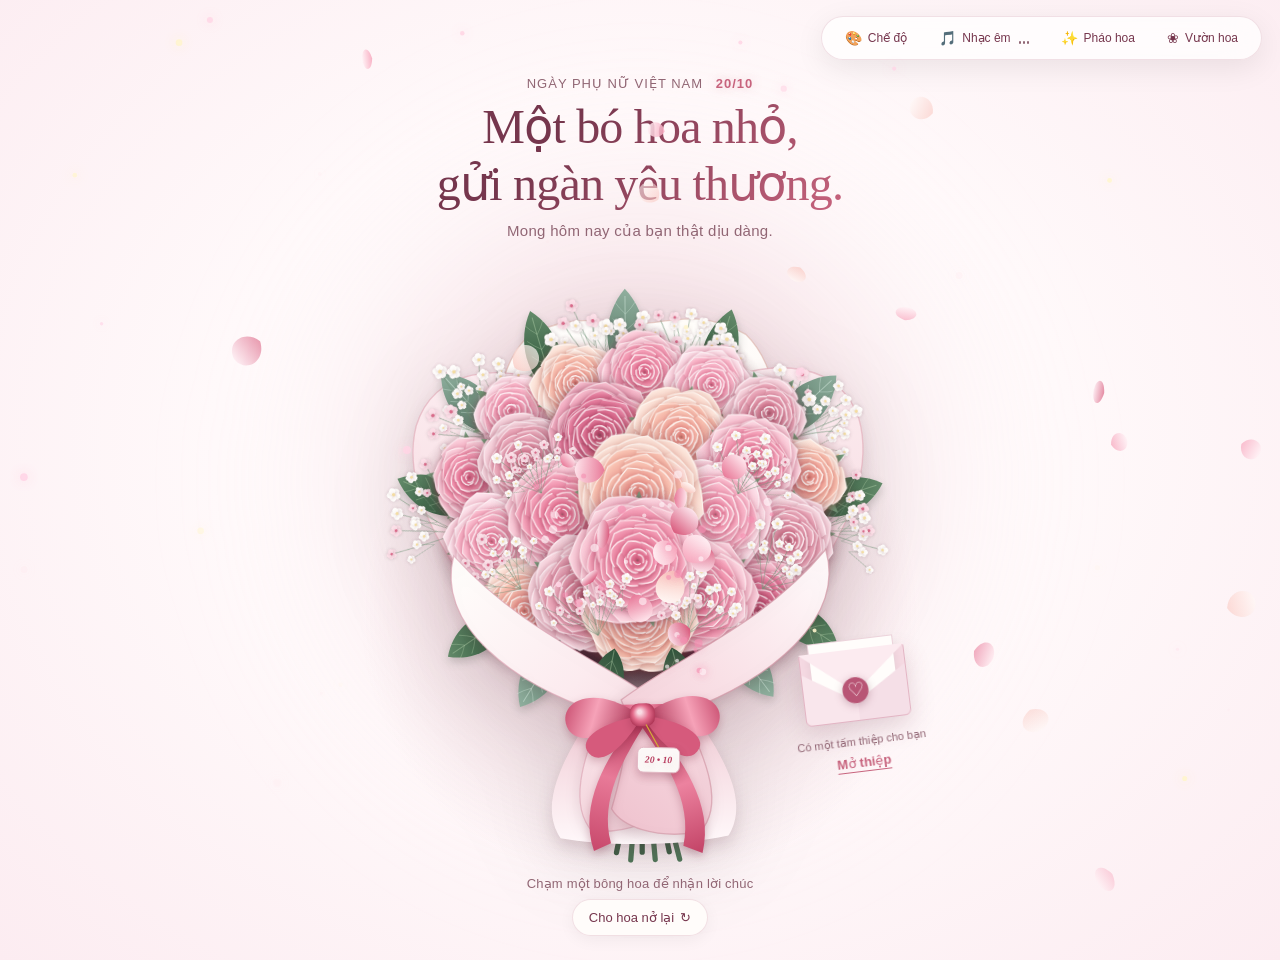
<file: index.html>
<!DOCTYPE html>
<html lang="vi">
<head>
  <meta charset="UTF-8">
  <meta name="viewport" content="width=device-width, initial-scale=1.0">
  <meta name="theme-color" content="#fff8fa">
  <meta name="description" content="Một bó hoa và tấm thiệp nhỏ, gửi những lời chúc dịu dàng nhân ngày Phụ nữ Việt Nam 20/10.">
  <title>Một bó hoa dành tặng bạn · 20/10</title>
  <link rel="preconnect" href="https://fonts.googleapis.com">
  <link rel="preconnect" href="https://fonts.gstatic.com" crossorigin>
  <link href="https://fonts.googleapis.com/css2?family=Dancing+Script:wght@600;700&family=Outfit:wght@400;500;600;700&family=Playfair+Display:ital,wght@0,500;0,600;1,400&display=swap" rel="stylesheet">
  <link rel="stylesheet" href="./style.css">
  <script src="./script.js" defer></script>
  <script src="./card.js" defer></script>
  <script src="./tech-effects.js" defer></script>
</head>
<body>
  <main>
    <a class="garden-link" href="./garden.html">Ngắm vườn hoa <span aria-hidden="true">❀</span></a>
    <canvas id="ambientPetalsCanvas" aria-hidden="true"></canvas>
    <header class="greeting">
      <p class="occasion">Ngày Phụ nữ Việt Nam <span>20/10</span></p>
      <h1>Một bó hoa nhỏ,<br>gửi ngàn yêu thương.</h1>
      <p class="greeting-caption">Mong hôm nay của bạn thật dịu dàng.</p>
    </header>

    <div class="gift-layout">
      <section class="scene-column" aria-label="Hoa và những lời chúc 20/10">


        <div class="gift-visuals">
          <div class="bouquet-composition">
            <div id="bouquetStageWrapper" role="button" tabindex="0"
              aria-label="Bó hoa hồng. Nhấn Enter để nhận lời chúc; dùng phím mũi tên để chọn bông hoa."
              aria-describedby="bouquetHint">
              <canvas id="bouquetCanvas" aria-hidden="true"></canvas>
            </div>
            <button class="envelope-button" id="openCard" type="button" aria-haspopup="dialog" aria-controls="greetingCard" aria-expanded="false" hidden>
              <span class="envelope" aria-hidden="true"><span class="envelope-letter">Gửi bạn</span><span class="envelope-seal">♡</span></span>
              <span class="envelope-caption">Có một tấm thiệp cho bạn</span>
              <span class="envelope-action">Mở thiệp</span>
            </button>
          </div>

        </div>

        <footer class="scene-footer">
          <p id="bouquetHint" class="bouquet-hint">Chạm một bông hoa để nhận lời chúc</p>
          <p id="roseWish" class="rose-wish" role="status" aria-live="polite" aria-atomic="true"></p>
          <button class="text-button" id="replayBloom" type="button">Cho hoa nở lại <span aria-hidden="true">↻</span></button>
        </footer>
      </section>

      <dialog id="greetingCard" class="card-dialog" aria-labelledby="cardTitle">
        <div class="letter-paper">
          <button class="close-button" id="closeCard" type="button" aria-label="Đóng thiệp">×</button>
          <div id="cardReading">
            <div class="letter-date" aria-label="Ngày 20 tháng 10"><span>20</span><span class="date-stem" aria-hidden="true"></span><span>10</span></div>
            <p class="letter-recipient">Gửi <span id="cardRecipient">bạn</span>,</p>
            <h2 id="cardTitle">Chúc bạn một ngày<br>thật nhiều yêu thương.</h2>
            <div class="letter-flower" aria-hidden="true">❀</div>
            <p id="cardMessage" class="letter-message"></p>
            <div class="letter-signoff"><p>Với thật nhiều thương mến,</p><p id="cardSender" class="letter-signature"></p></div>
            <div class="letter-fold" aria-hidden="true"></div>
            <div class="letter-actions"><button id="editCard" class="text-button" type="button">Viết lời chúc riêng <span aria-hidden="true">✎</span></button></div>
          </div>
          <form id="cardEditor" hidden>
            <p class="editor-intro">Một tấm thiệp mang lời của bạn.</p>
            <h2 id="editorTitle" class="editor-title">Viết chút yêu thương</h2>
            <label for="recipientInput">Gửi đến</label>
            <input id="recipientInput" name="recipient" maxlength="60" required autocomplete="off">
            <label for="messageInput">Lời chúc 20/10</label>
            <textarea id="messageInput" name="message" rows="7" maxlength="1500" required></textarea>
            <label for="senderInput">Người gửi</label>
            <input id="senderInput" name="sender" maxlength="60" required autocomplete="off">
            <p class="editor-hint">Lời chúc được lưu trên trình duyệt này.</p>
            <div class="editor-actions"><button class="primary-button" type="submit">Lưu lời chúc</button><button class="text-button" id="cancelEdit" type="button">Hủy</button></div>
          </form>
          <p id="cardStatus" class="card-status" role="status" aria-live="polite"></p>
        </div>
      </dialog>
    </div>
    <noscript><p class="noscript-message">Bật JavaScript để ngắm hoa nở và mở thiệp 20/10 nhé.</p></noscript>
  </main>
</body>
</html>
</file>
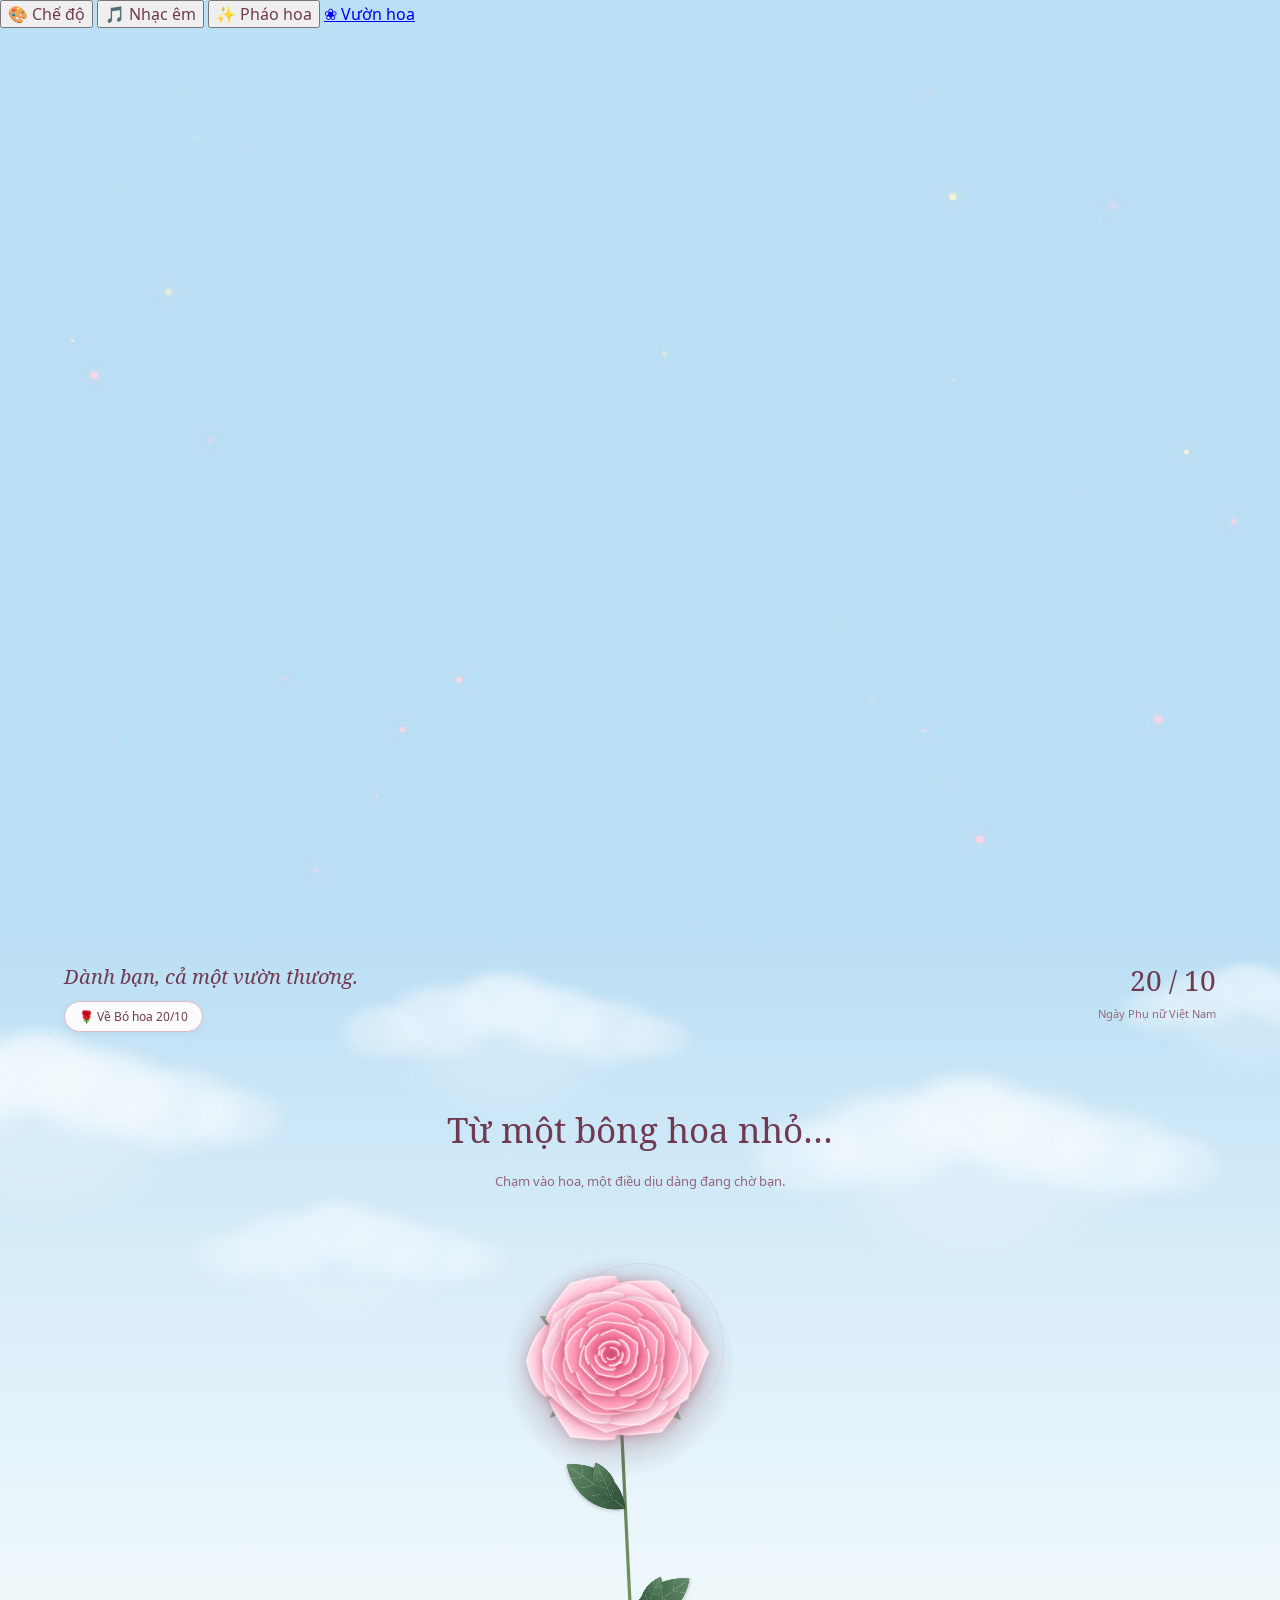
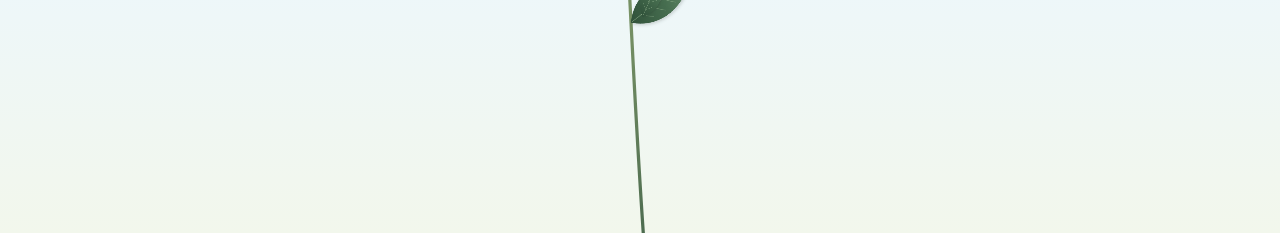
<file: garden.html>
<!DOCTYPE html>
<html lang="vi">

<head>
  <meta charset="UTF-8">
  <meta name="viewport" content="width=device-width, initial-scale=1.0">
  <meta name="theme-color" content="#bbdff5">
  <meta name="description" content="Chạm một bông hoa, đánh thức cả khu vườn và nhận một lời chúc dịu dàng ngày 20/10.">
  <title>Cả một vườn thương · 20/10</title>
  <link rel="preload" href="./assets/fonts/noto-serif-regular.woff2" as="font" type="font/woff2" crossorigin>
  <link rel="preload" href="./assets/fonts/noto-sans-regular.woff2" as="font" type="font/woff2" crossorigin>
  <style>
    @font-face {
      font-family: "Noto Serif";
      src: url("./assets/fonts/noto-serif-regular.woff2") format("woff2");
      font-style: normal;
      font-weight: 400;
      font-display: swap;
    }

    @font-face {
      font-family: "Noto Serif";
      src: url("./assets/fonts/noto-serif-italic.woff2") format("woff2");
      font-style: italic;
      font-weight: 400;
      font-display: swap;
    }

    @font-face {
      font-family: "Noto Sans";
      src: url("./assets/fonts/noto-sans-regular.woff2") format("woff2");
      font-style: normal;
      font-weight: 400;
      font-display: swap;
    }

    :root {
      color-scheme: light;
      --sky: #bbdff5;
      --ink: #703a50;
      --muted: #936779;
      --rose: #c66388;
      --leaf: #6c8b71;
      --paper: #fffdfc;
      --font-letter: "Noto Serif", serif;
      font-family: "Noto Sans", sans-serif;
      color: var(--ink);
      font-synthesis: none;
    }

    * {
      box-sizing: border-box;
    }

    [hidden] {
      display: none !important;
    }

    html,
    body {
      margin: 0;
      min-width: 280px;
      min-height: 100%;
    }

    body {
      background: var(--sky);
      -webkit-tap-highlight-color: transparent;
    }

    button {
      font: inherit;
      color: inherit;
      cursor: pointer;
      touch-action: manipulation;
    }

    button:focus-visible,
    input:focus-visible,
    textarea:focus-visible {
      outline: 2px solid var(--ink);
      outline-offset: 4px;
    }

    .garden {
      position: relative;
      min-height: 560px;
      height: 100svh;
      overflow: hidden;
      isolation: isolate;
      background: linear-gradient(180deg, #bbdff5 0%, #d8edf9 37%, #edf7fb 70%, #f2f7ec 100%);
    }

    .garden::after {
      content: "";
      position: absolute;
      inset: 0;
      z-index: -2;
      pointer-events: none;
      background: radial-gradient(ellipse at 50% 110%, #d7e8caaa, transparent 58%);
      opacity: 0;
      transition: opacity 4s;
    }

    .garden.is-growing::after {
      opacity: 1;
    }

    .page-header {
      position: absolute;
      top: max(28px, env(safe-area-inset-top));
      left: clamp(24px, 5vw, 76px);
      right: clamp(24px, 5vw, 76px);
      display: flex;
      align-items: start;
      justify-content: space-between;
      gap: 24px;
      pointer-events: none;
    }

    .dedication {
      margin: 0;
      font: italic 20px/1.6 var(--font-letter);
    }

    .date {
      margin: 0;
      text-align: right;
      font-size: 11px;
      line-height: 1.7;
      color: var(--muted);
    }

    .date span {
      display: block;
      font: 28px/1.4 var(--font-letter);
      color: var(--ink);
      margin-bottom: 5px;
    }

    #flowers {
      position: absolute;
      inset: 0;
      z-index: -1;
      width: 100%;
      height: 100%;
    }

    .flower-button {
      position: absolute;
      left: 50%;
      top: 46%;
      transform: translate(-50%, -50%);
      width: 184px;
      height: 184px;
      border: 0;
      border-radius: 50%;
      background: transparent;
    }

    .flower-button::after {
      content: "";
      position: absolute;
      inset: 8px;
      border: 1px solid #d69ab23b;
      border-radius: 50%;
      transition: transform .5s, border-color .5s;
    }

    .flower-button:hover::after {
      transform: scale(1.13);
      border-color: #c6638888;
    }

    .intro {
      position: absolute;
      left: 24px;
      right: 24px;
      top: 19%;
      text-align: center;
      transition: opacity .65s, transform .65s;
      pointer-events: none;
    }

    h1 {
      margin: 0;
      font: 400 clamp(25px, 3vw, 35px)/1.5 var(--font-letter);
    }

    .intro p {
      margin: 13px 0 0;
      font-size: 13px;
      line-height: 1.7;
      color: var(--muted);
    }

    .is-growing .intro {
      opacity: 0;
      transform: translateY(12px);
    }

    .progress {
      position: absolute;
      bottom: 36px;
      left: 20px;
      right: 20px;
      margin: 0;
      text-align: center;
      font: italic 17px/1.7 var(--font-letter);
      opacity: 0;
      transition: opacity .6s;
      pointer-events: none;
      text-shadow: 0 1px 12px #fff, 0 1px 8px #fff;
    }

    .is-growing:not(.is-ready) .progress {
      opacity: 1;
    }

    .garden-actions {
      position: absolute;
      bottom: max(24px, env(safe-area-inset-bottom));
      left: 0;
      right: 0;
      display: flex;
      justify-content: center;
      flex-wrap: wrap;
      gap: 12px;
      padding: 0 16px;
    }

    .garden-actions button {
      border: 1px solid #dcb9c8;
      background: #fffdfcf2;
      border-radius: 30px;
      padding: 12px 20px;
      font-size: 12px;
      box-shadow: 0 3px 16px #76364d0c;
    }

    .garden-actions button:hover {
      background: #fae7ef;
    }

    dialog {
      width: min(480px, calc(100% - 36px));
      max-height: calc(100svh - 36px);
      padding: 0;
      border: 0;
      overflow: auto;
      background: var(--paper);
      color: var(--ink);
      box-shadow: 0 24px 100px #69394d24, 0 2px 10px #69394d12;
      scrollbar-width: none;
      -ms-overflow-style: none;
    }

    dialog::-webkit-scrollbar {
      display: none;
    }

    dialog::backdrop {
      background: #eaf5fc3d;
      backdrop-filter: blur(3px);
    }

    dialog[open] {
      animation: unfold 1s cubic-bezier(.2, .8, .2, 1) both;
    }

    .letter {
      position: relative;
      padding: 38px 42px 28px;
      text-align: center;
    }

    .letter::before {
      content: "";
      position: absolute;
      inset: 10px;
      border: 1px solid #eed6e1;
      pointer-events: none;
    }

    .close-card {
      position: absolute;
      top: 15px;
      right: 16px;
      width: 34px;
      height: 34px;
      border: 0;
      background: transparent;
      font-size: 25px;
    }

    .letter-date {
      margin: 2px 0 20px;
      font: 24px/1.4 var(--font-letter);
      color: var(--rose);
    }

    .letter-date span {
      display: inline-block;
      width: 1px;
      height: 27px;
      background: #d9aec1;
      transform: rotate(24deg);
      margin: 0 15px -5px;
    }

    .letter-sprig {
      display: block;
      margin: 0 auto 17px;
      width: 75px;
      height: 55px;
    }

    .recipient {
      font: italic 17px/1.7 var(--font-letter);
      margin: 0 0 13px;
    }

    h2 {
      font: 400 clamp(26px, 5vw, 32px)/1.5 var(--font-letter);
      margin: 0 0 24px;
      text-wrap: balance;
    }

    .message {
      font-size: 14px;
      line-height: 1.95;
      margin: 0 0 15px;
      text-wrap: pretty;
    }

    .signature {
      margin: 24px 0;
      font: italic 17px/1.8 var(--font-letter);
    }

    .recipient,
    h2,
    .message,
    .signature {
      overflow-wrap: anywhere;
    }

    h2,
    .message,
    .signature {
      white-space: pre-wrap;
    }

    .letter-actions {
      display: flex;
      flex-wrap: wrap;
      justify-content: center;
      gap: 12px 20px;
    }

    .view-garden {
      position: relative;
      border: 0;
      border-bottom: 1px solid #cba1b2;
      padding: 7px 2px;
      background: transparent;
      font-size: 12px;
    }

    .card-editor {
      text-align: left;
    }

    .card-editor h2 {
      text-align: center;
      margin-bottom: 20px;
      font-size: 25px;
    }

    .card-editor label {
      display: block;
      margin: 16px 0 7px;
      font-size: 13px;
    }

    .card-editor input,
    .card-editor textarea {
      display: block;
      width: 100%;
      min-width: 0;
      padding: 10px 12px;
      border: 1px solid #dcb9c8;
      border-radius: 4px;
      background: #fff9fb;
      color: var(--ink);
      font: 16px/1.6 "Noto Sans", sans-serif;
    }

    .card-editor textarea {
      resize: vertical;
    }

    .editor-hint,
    .card-status {
      color: var(--muted);
      font-size: 12px;
      line-height: 1.7;
    }

    .card-status {
      margin: 0;
    }

    .card-status:not(:empty) {
      margin-top: 16px;
    }

    .editor-actions {
      display: flex;
      align-items: center;
      flex-wrap: wrap;
      gap: 20px;
      margin-top: 20px;
    }

    .save-card {
      border: 1px solid var(--ink);
      border-radius: 24px;
      padding: 11px 18px;
      background: var(--ink);
      color: var(--paper);
      font-size: 13px;
    }

    .noscript {
      position: absolute;
      top: 30%;
      left: 20px;
      right: 20px;
      text-align: center;
      line-height: 1.8;
    }

    @keyframes unfold {
      from {
        opacity: 0;
        transform: translateY(35px) rotate(-2deg) scale(.94);
      }

      to {
        opacity: 1;
        transform: none;
      }
    }

    @media (max-width: 600px) {
      .dedication {
        font-size: 18px;
        max-width: 150px;
      }

      .date {
        max-width: 130px;
        font-size: 10px;
      }

      .date span {
        font-size: 25px;
      }

      .letter {
        padding: 35px 26px 25px;
      }

      .intro {
        top: 18%;
      }

      h1 {
        font-size: clamp(23px, 5.8vw, 28px);
      }
    }

    @media (max-height: 600px) and (min-width: 600px) {
      .garden {
        min-height: 360px;
      }

      .intro {
        top: 38%;
        right: auto;
        width: 30%;
        text-align: left;
      }

      h1 {
        font-size: 24px;
      }

      .intro p {
        margin-top: 6px;
      }

      .page-header {
        top: 20px;
      }
    }

    @media (prefers-reduced-motion: reduce) {

      *,
      *::before,
      *::after {
        animation: none !important;
        transition: none !important;
      }
    }
  </style>
</head>

<body>
  <main class="garden" id="garden">
    <header class="page-header">
      <div>
        <p class="dedication">Dành bạn, cả một vườn thương.</p>
        <a href="./index.html" class="garden-back-btn"
          style="display:inline-flex;align-items:center;gap:6px;margin-top:8px;padding:6px 14px;border-radius:20px;border:1px solid #dcb9c8;background:#fffdfcf0;color:#703a50;font-size:12px;text-decoration:none;pointer-events:auto;box-shadow:0 2px 10px rgba(0,0,0,0.05);transition:all .2s ease;">🌹
          Về Bó hoa 20/10</a>
      </div>
      <p class="date"><span>20 / 10</span>Ngày Phụ nữ Việt Nam</p>
    </header>
    <canvas id="flowers" aria-hidden="true"></canvas>
    <button class="flower-button" id="bloom" type="button" aria-label="Chạm để cả vườn hoa nở"
      aria-describedby="introHint"></button>
    <div class="intro" id="intro">
      <h1>Từ một bông hoa nhỏ…</h1>
      <p id="introHint">Chạm vào hoa, một điều dịu dàng đang chờ bạn.</p>
    </div>
    <p class="progress" id="status" role="status" aria-live="polite" aria-atomic="true"></p>
    <nav class="garden-actions" id="actions" aria-label="Vườn hoa và thiệp" hidden>
      <button id="readCard" type="button" aria-haspopup="dialog" aria-controls="wishCard">Đọc lại thiệp</button>
      <button id="replay" type="button">Cho hoa nở lại</button>
    </nav>
    <dialog id="wishCard" aria-labelledby="cardTitle">
      <article class="letter">
        <button class="close-card" id="closeCard" type="button" aria-label="Đóng thiệp">×</button>
        <p class="letter-date">20<span aria-hidden="true"></span>10</p>
        <svg class="letter-sprig" viewBox="0 0 90 64" fill="none" aria-hidden="true">
          <path d="M45 59 Q41 40 46 21 M44 49 Q25 47 23 35 Q39 33 44 49 M44 40 Q60 39 65 28 Q51 28 44 40"
            stroke="#78947a" stroke-width="1.2" fill="#dfe9d9" />
          <g fill="#ecc1d2" stroke="#c9789a" stroke-width=".6">
            <ellipse cx="39" cy="17" rx="8" ry="12" transform="rotate(-40 39 17)" />
            <ellipse cx="52" cy="17" rx="8" ry="12" transform="rotate(40 52 17)" />
            <ellipse cx="45" cy="15" rx="8" ry="12" />
            <path d="M30 19 Q44 17 45 30 Q33 32 30 19 M60 19 Q46 17 45 30 Q58 32 60 19" />
          </g>
        </svg>
        <div id="cardReading">
          <p class="recipient">Gửi <span id="cardRecipient">bạn thương mến</span>,</p>
          <h2 id="cardTitle">Mong những điều đẹp đẽ<br>luôn nở bên bạn.</h2>
          <div id="cardMessage">
            <p class="message">Một bông hoa có thể làm một ngày thêm đẹp.<br>Còn bạn, làm thế giới này dịu dàng hơn.</p>
            <p class="message">Nhân ngày 20/10, chúc bạn luôn được yêu thương, trân trọng và có thật nhiều niềm vui.
              Mong bạn đủ bình yên để tận hưởng những điều nhỏ bé, đủ tự tin để theo đuổi những điều mình yêu.</p>
            <p class="message">Hôm nay và cả những ngày sau,<br>hãy cứ rạng rỡ theo cách của riêng mình nhé.</p>
          </div>
          <p class="signature" id="cardSignature">Gửi bạn thật nhiều thương mến ♡</p>
          <div class="letter-actions">
            <button class="view-garden" id="viewGarden" type="button" autofocus>Ngắm vườn hoa</button>
            <button class="view-garden" id="editCard" type="button">Viết lời chúc riêng</button>
          </div>
        </div>
        <form class="card-editor" id="cardEditor" hidden>
          <h2 id="editorTitle">Viết chút yêu thương</h2>
          <label for="recipientInput">Gửi đến</label>
          <input id="recipientInput" name="recipient" maxlength="60" required autocomplete="off">
          <label for="titleInput">Tiêu đề thiệp</label>
          <textarea id="titleInput" name="title" rows="2" maxlength="160" required></textarea>
          <label for="messageInput">Lời chúc 20/10</label>
          <textarea id="messageInput" name="message" rows="7" maxlength="3000" required></textarea>
          <label for="signatureInput">Chữ ký</label>
          <input id="signatureInput" name="signature" maxlength="120" required autocomplete="off">
          <p class="editor-hint">Lời chúc được lưu trên trình duyệt này. Cách một dòng để bắt đầu đoạn mới.</p>
          <div class="editor-actions">
            <button class="save-card" type="submit">Lưu lời chúc</button>
            <button class="view-garden" id="cancelEdit" type="button">Hủy</button>
          </div>
        </form>
        <p class="card-status" id="cardStatus" role="status" aria-live="polite"></p>
      </article>
    </dialog>
    <noscript>
      <p class="noscript">Bật JavaScript để chạm vào hoa và mở thiệp nhé.<br>Chúc bạn ngày 20/10 bình an, rạng rỡ và
        tràn đầy yêu thương!</p>
    </noscript>
  </main>
  <script src="./garden-botany.js"></script>
  <script src="./garden-card.js"></script>
  <script src="./tech-effects.js"></script>
  <script>
    (() => {
      'use strict';
      const garden = document.getElementById('garden');
      const canvas = document.getElementById('flowers');
      const ctx = canvas.getContext('2d');
      const bloomButton = document.getElementById('bloom');
      const card = document.getElementById('wishCard');
      const actions = document.getElementById('actions');
      const status = document.getElementById('status');
      const motion = matchMedia('(prefers-reduced-motion: reduce)');
      const TAU = Math.PI * 2;
      const clamp = n => Math.max(0, Math.min(1, n));
      const ease = n => 1 - Math.pow(1 - clamp(n), 3);
      let seed = 2010;
      const random = () => { seed = seed * 16807 % 2147483647; return (seed - 1) / 2147483646; };
      const { createRealisticRoseSprite, createRoseBudSprite, drawBotanicalLeaf } = window.GardenBotany;
      const paletteKeys = ['sweetBlush', 'pastelPink', 'creamPeach', 'pearlVintage', 'berryRomance', 'paleGreen', 'skyBlue', 'pearlWhite'];
      // Bake the soft focus and bloom into the sprites once, keeping the live scene light.
      function softenPetals(source, logicalSize, radius) {
        const image = document.createElement('canvas');
        image.width = source.width; image.height = source.height;
        const c = image.getContext('2d');
        const pixelRatio = source.width / logicalSize;
        c.globalAlpha = .3;
        c.filter = `blur(${radius * .13 * pixelRatio}px) brightness(1.35)`;
        c.drawImage(source, 0, 0);
        c.globalAlpha = 1;
        c.filter = `blur(${radius * .009 * pixelRatio}px) brightness(1.06)`;
        c.drawImage(source, 0, 0);
        return image;
      }
      // Use the same layered roses as index.html, cached at the sizes used in this scene.
      // Fully open flowers need only one draw instead of repainting every petal each frame.
      function prepareRose(config) {
        const rose = createRealisticRoseSprite(config);
        rose.whorlCanvases = rose.whorlCanvases.map(layer => softenPetals(layer, rose.logicalSize, rose.radius));
        const openCanvas = document.createElement('canvas');
        openCanvas.width = rose.baseCanvas.width;
        openCanvas.height = rose.baseCanvas.height;
        const c = openCanvas.getContext('2d');
        c.drawImage(rose.baseCanvas, 0, 0);
        rose.whorlCanvases.forEach(layer => c.drawImage(layer, 0, 0));
        return { ...rose, openCanvas };
      }
      const sprites = paletteKeys.flatMap((paletteKey, i) => ['garden', 'classic', 'peony'].map((variety, j) => prepareRose({
        radius: 46, paletteKey, variety, seed: 2010 + i * 107 + j * 41,
        tiltX: (j - 1) * .65, tiltY: -.2 + (i % 5) * .08, hasDewdrop: j === 0
      })));
      const heroSprite = prepareRose({ radius: 86, paletteKey: 'sweetBlush', variety: 'garden', tiltX: -.22, tiltY: -.3, seed: 2010, hasDewdrop: true });
      const budSprites = paletteKeys.map(paletteKey => {
        const bud = createRoseBudSprite({ paletteKey });
        return { ...bud, canvas: softenPetals(bud.canvas, bud.logicalSize, bud.radius) };
      });
      const leafCanvas = document.createElement('canvas');
      leafCanvas.width = 300; leafCanvas.height = 200;
      const leafContext = leafCanvas.getContext('2d');
      leafContext.scale(2, 2);
      drawBotanicalLeaf(leafContext, 20, 50, 0, 100, 31);
      // Soft cloud puffs are painted once, then drift behind the flowers.
      const cloudCanvas = document.createElement('canvas');
      cloudCanvas.width = 720; cloudCanvas.height = 360;
      const cloudContext = cloudCanvas.getContext('2d');
      const cloudPuffs = [
        [125, 164, 92, .52], [225, 143, 119, .67], [333, 112, 104, .81],
        [420, 141, 111, .75], [519, 163, 108, .61], [600, 174, 75, .43],
        [340, 183, 219, .3]
      ];
      cloudPuffs.forEach(([x, y, radius, opacity]) => {
        cloudContext.save(); cloudContext.translate(x, y); cloudContext.scale(1, .64);
        const puff = cloudContext.createRadialGradient(0, -radius * .12, radius * .16, 0, 0, radius);
        puff.addColorStop(0, `rgba(255,255,255,${opacity})`);
        puff.addColorStop(.48, `rgba(255,255,255,${opacity * .87})`);
        puff.addColorStop(.8, `rgba(255,255,255,${opacity * .3})`);
        puff.addColorStop(1, 'rgba(255,255,255,0)');
        cloudContext.fillStyle = puff; cloudContext.beginPath(); cloudContext.arc(0, 0, radius, 0, TAU); cloudContext.fill();
        cloudContext.restore();
      });
      const clouds = [
        { x: .04, y: .17, size: .42, opacity: .82, speed: 2.7 },
        { x: .4, y: .09, size: .32, opacity: .67, speed: 3.8 },
        { x: .77, y: .22, size: .43, opacity: .78, speed: 2.2 },
        { x: .27, y: .34, size: .29, opacity: .52, speed: 4.1 },
        { x: .98, y: .07, size: .25, opacity: .59, speed: 3.1 }
      ];
      const whorlDelays = [0, .12, .24, .34];
      const closedScales = [.44, .36, .28, .38];
      const twistAngles = [.52, -.78, 1.05, -1.35];
      const flowers = [];
      // Distant flowers are smaller and paler; foreground flowers grow taller and fuller.
      for (let row = 0; row < 5; row++) {
        const count = 24 + row * 2;
        for (let i = 0; i < count; i++) {
          const x = (i + random()) / count;
          flowers.push({
            x, y: .49 + row * .092 + (random() - .5) * .22, depth: row,
            radius: 17 + row * 5 + random() * 15,
            stem: .18 + random() * .22,
            bend: (random() - .5) * 65,
            phase: random() * TAU, rotation: (random() - .5) * .9,
            sprite: Math.floor(random() * sprites.length),
            delay: .3 + Math.abs(x - .5) * 4.2 + row * .36 + random() * .9,
            alpha: .6 + row * .1, tilt: .8 + random() * .2,
            offsetX: 0, offsetY: 0, hover: 0
          });
        }
      }
      // Keep some flowers as closed buds, scattered through all five depth layers.
      for (let i = 0; i < 20; i++) {
        const row = Math.floor(i / 4);
        flowers.push({
          x: (i % 4 + .25 + random() * .5) / 4,
          y: .45 + row * .087 + (random() - .5) * .065,
          depth: row, radius: 13 + row * 2.5 + random() * 4,
          stem: .2 + random() * .15, bend: (random() - .5) * 45,
          phase: random() * TAU, rotation: (random() - .5) * .5,
          bud: true, sprite: i * 3 % budSprites.length,
          delay: .6 + random() * 2.4 + row * .4,
          alpha: .75 + row * .06, tilt: 1,
          offsetX: 0, offsetY: 0, hover: 0
        });
      }
      flowers.sort((a, b) => a.depth - b.depth);
      const petals = Array.from({ length: 18 }, () => ({ x: random(), y: random(), phase: random() * TAU, size: 3 + random() * 4, speed: 9 + random() * 12 }));
      const hero = { x: .5, y: .46, radius: 76, stem: .25, bend: 5, phase: 0, rotation: -.15, tilt: .95, offsetX: 0, offsetY: 0, hover: 0 };
      const pointer = { x: -1000, y: -1000 };
      let width = 0, height = 0, scale = 1, frame = 0, lastFrame = 0;
      let sceneTime = 0;
      let state = 'idle', started = 0, pausedAt = 0;

      function leaf(x, y, direction, size, flutter) {
        ctx.save(); ctx.translate(x, y); ctx.scale(direction, 1); ctx.rotate(-.58 + flutter);
        ctx.drawImage(leafCanvas, -size * .2, -size * .5, size * 1.5, size);
        ctx.restore();
      }

      function drawFlower(f, growth, time, smoothing, isHero = false) {
        if (growth <= 0) return;
        const p = ease(growth);
        const x = f.x * width;
        const targetY = f.y * height;
        const root = Math.max(height * 1.04, targetY + f.stem * height);
        const y = root - (root - targetY) * p;
        // A traveling breeze bends taller stems more, with a small individual flutter.
        const wind = motion.matches ? 0 : Math.sin(time * .00125 + f.x * 4.5) * .72 + Math.sin(time * .002 + f.phase) * .28;
        const lean = wind * (isHero ? .06 : .048);
        const sway = Math.sin(lean) * (root - y) * p;
        const r = f.radius * scale;
        const dx = x - pointer.x, dy = y - pointer.y;
        const distance = Math.hypot(dx, dy);
        const proximity = !motion.matches && !card.open ? clamp(1 - distance / (r * 2.3)) : 0;
        f.offsetX += ((dx / (distance || 1)) * proximity * r * .13 - f.offsetX) * smoothing;
        f.offsetY += ((dy / (distance || 1)) * proximity * r * .08 - f.offsetY) * smoothing;
        f.hover += (proximity - f.hover) * smoothing;
        const headX = x + sway + f.offsetX;
        const headY = y + (1 - Math.cos(lean)) * (root - y) + f.offsetY;
        const baseX = x + f.bend * scale;
        const controlX1 = x - f.bend * scale + sway * .15;
        const controlY1 = root - (root - headY) * .4;
        const controlX2 = headX + 8 * scale + sway * .12;
        const controlY2 = headY + (root - headY) * .22;
        ctx.save(); ctx.globalAlpha = isHero ? 1 : Math.min(1, f.alpha) * clamp(growth * 3);
        const stemColor = ctx.createLinearGradient(baseX - 2, root, headX + 2, headY);
        stemColor.addColorStop(0, '#46664c'); stemColor.addColorStop(.5, '#789265'); stemColor.addColorStop(1, '#587b53');
        ctx.strokeStyle = stemColor;
        ctx.lineWidth = isHero ? 2.8 * scale : Math.max(1, r * .05);
        ctx.lineCap = 'round';
        ctx.beginPath(); ctx.moveTo(baseX, root);
        ctx.bezierCurveTo(controlX1, controlY1, controlX2, controlY2, headX, headY);
        ctx.stroke();
        if (growth > .15) {
          // Attach each leaf to the actual curved stem so the whole plant moves together.
          (isHero ? [.42, .64] : [.38, .64]).forEach((t, i) => {
            const u = 1 - t;
            const lx = u ** 3 * baseX + 3 * u * u * t * controlX1 + 3 * u * t * t * controlX2 + t ** 3 * headX;
            const ly = u ** 3 * root + 3 * u * u * t * controlY1 + 3 * u * t * t * controlY2 + t ** 3 * headY;
            const length = r * (isHero ? .85 : .95) * p;
            leaf(lx, ly, i ? -1 : 1, length, wind * .085);
            if (isHero) leaf(lx + (i ? -10 : 10) * scale, ly - 5 * scale, i ? -1 : 1, length * .6, -.5 + wind * .09);
          });
        }
        ctx.translate(headX, headY);
        ctx.rotate(f.rotation + wind * .095 + f.offsetX * .003);
        const breath = motion.matches ? 1 : 1 + Math.sin(time * .0014 + f.phase) * .008;
        ctx.scale(breath * (1 + f.hover * .04), f.tilt * breath * (1 + f.hover * .04));
        if (f.bud) {
          const bud = budSprites[f.sprite];
          const size = bud.logicalSize * r / bud.radius;
          ctx.scale(.4 + p * .6, .4 + p * .6);
          ctx.drawImage(bud.canvas, -size / 2, -size / 2, size, size);
          ctx.restore();
          return;
        }
        const rose = isHero ? heroSprite : sprites[f.sprite];
        const size = rose.logicalSize * r / rose.radius;
        if (growth >= 1) {
          ctx.drawImage(rose.openCanvas, -size / 2, -size / 2, size, size);
        } else {
          ctx.save(); ctx.scale(.5 + p * .5, .5 + p * .5);
          ctx.drawImage(rose.baseCanvas, -size / 2, -size / 2, size, size); ctx.restore();
          rose.whorlCanvases.forEach((layer, i) => {
            const open = ease((growth - whorlDelays[i]) / (1 - whorlDelays[i]));
            const unfurl = closedScales[i] + (1 - closedScales[i]) * open;
            ctx.save(); ctx.rotate((1 - open) * twistAngles[i]);
            ctx.scale(unfurl, unfurl * (.78 + open * .22));
            ctx.drawImage(layer, -size / 2, -size / 2, size, size); ctx.restore();
          });
        }
        ctx.restore();
      }

      function drawPetals(elapsed, time) {
        ctx.save();
        petals.forEach(petal => {
          const x = ((petal.x * width + time * .009 + Math.sin(time * .0006 + petal.phase) * 35) % (width + 60)) - 30;
          const y = ((petal.y * height + time * petal.speed * .001) % (height + 60)) - 30;
          ctx.save(); ctx.globalAlpha = Math.min(elapsed / 3, 1) * .55;
          ctx.translate(x, y); ctx.rotate(petal.phase + time * .0007);
          ctx.scale(.55 + Math.abs(Math.sin(time * .001 + petal.phase)) * .45, 1);
          const color = ctx.createLinearGradient(0, -petal.size, 0, petal.size);
          color.addColorStop(0, '#fff3f7'); color.addColorStop(1, '#d887a6'); ctx.fillStyle = color;
          ctx.beginPath(); ctx.moveTo(0, -petal.size);
          ctx.bezierCurveTo(petal.size * 1.3, -petal.size, petal.size * .8, petal.size * .8, 0, petal.size);
          ctx.bezierCurveTo(-petal.size, petal.size * .2, -petal.size * .6, -petal.size * .9, 0, -petal.size);
          ctx.fill(); ctx.restore();
        });
        ctx.restore();
      }

      function drawClouds(time) {
        ctx.save();
        clouds.forEach(cloud => {
          const cloudWidth = Math.max(240, width * cloud.size);
          const travel = width + cloudWidth * 2;
          const x = ((cloud.x * width + time * cloud.speed * .001 + cloudWidth) % travel) - cloudWidth;
          const y = height * cloud.y;
          ctx.globalAlpha = cloud.opacity;
          ctx.drawImage(cloudCanvas, x - cloudWidth * .5, y - cloudWidth * .18, cloudWidth, cloudWidth * cloudCanvas.height / cloudCanvas.width);
        });
        ctx.restore();
      }

      function openCard() {
        if (!card.open) {
          card.showModal();
          window.CyberTech?.particles?.launchLoveFireworks();
          window.CyberTech?.audio?.playWhoosh();
        }
      }
      function finish() {
        state = 'ready'; garden.classList.add('is-ready'); actions.hidden = false;
        status.textContent = 'Cả vườn hoa đã nở. Một tấm thiệp dành tặng bạn.';
        openCard();
      }
      function draw(time) {
        frame = 0;
        const delta = lastFrame ? Math.min(50, time - lastFrame) : 16.67;
        lastFrame = time;
        if (!motion.matches) sceneTime += delta;
        const smoothing = motion.matches ? 1 : 1 - Math.exp(-delta / 140);
        ctx.clearRect(0, 0, width, height);
        drawClouds(sceneTime);
        const elapsed = state === 'idle' ? 0 : (time - started) / 1000;
        const instant = motion.matches && state !== 'idle';
        if (state !== 'idle') {
          flowers.forEach(f => drawFlower(f, state === 'ready' || instant ? 1 : clamp((elapsed - f.delay) / 1.9), sceneTime, smoothing));
        }
        drawFlower(hero, state === 'idle' ? .72 : state === 'ready' || instant ? 1 : .72 + .28 * clamp(elapsed / 1.8), sceneTime, smoothing, true);
        if (state !== 'idle' && !motion.matches) drawPetals(elapsed, sceneTime);
        if (state === 'growing' && (instant || elapsed >= 6.8)) finish();
        if (!motion.matches && !document.hidden) frame = requestAnimationFrame(draw);
      }
      function render() {
        cancelAnimationFrame(frame);
        if (!document.hidden) frame = requestAnimationFrame(draw);
      }
      garden.addEventListener('pointermove', event => {
        if (event.pointerType !== 'mouse' || motion.matches) return;
        const rect = garden.getBoundingClientRect();
        pointer.x = event.clientX - rect.left; pointer.y = event.clientY - rect.top;
      });
      garden.addEventListener('pointerleave', () => { pointer.x = pointer.y = -1000; });
      function resize() {
        const rect = garden.getBoundingClientRect();
        width = rect.width; height = rect.height;
        scale = Math.min(1.22, Math.max(.68, width / 1100));
        const dpr = Math.min(devicePixelRatio || 1, 2);
        canvas.width = Math.round(width * dpr); canvas.height = Math.round(height * dpr);
        ctx.setTransform(dpr, 0, 0, dpr, 0, 0); render();
      }
      function start() {
        if (state !== 'idle') return;
        state = 'growing'; started = performance.now();
        garden.classList.add('is-growing'); bloomButton.hidden = true;
        document.getElementById('intro').setAttribute('aria-hidden', 'true');
        status.textContent = 'Từ một bông hoa, cả khu vườn đang thức giấc…'; render();
        window.CyberTech?.audio?.playSparkle();
        setTimeout(() => {
          window.CyberTech?.particles?.launchLoveFireworks();
        }, 1200);
      }
      function closeCard() { card.close(); }
      bloomButton.addEventListener('click', start);
      document.getElementById('readCard').addEventListener('click', openCard);
      document.getElementById('closeCard').addEventListener('click', closeCard);
      document.getElementById('viewGarden').addEventListener('click', closeCard);
      card.addEventListener('close', () => document.getElementById('readCard').focus({ preventScroll: true }));
      document.getElementById('replay').addEventListener('click', () => {
        state = 'idle'; garden.classList.remove('is-growing', 'is-ready');
        actions.hidden = true; bloomButton.hidden = false; status.textContent = '';
        document.getElementById('intro').removeAttribute('aria-hidden');
        bloomButton.focus({ preventScroll: true }); render();
      });
      document.addEventListener('visibilitychange', () => {
        if (document.hidden) { pausedAt = performance.now(); cancelAnimationFrame(frame); frame = 0; lastFrame = 0; }
        else { if (pausedAt && state === 'growing') started += performance.now() - pausedAt; pausedAt = 0; render(); }
      });
      motion.addEventListener('change', render);
      new ResizeObserver(resize).observe(garden);
      resize();
    })();
  </script>
</body>

</html>
</file>
<file: style.css>
:root {
  --paper: #fffdfb;
  --blush: #fff8fa;
  --rose: #c7637d;
  --ink: #76364d;
  --muted: #916674;
  --line: #ecd3db;
  --accent-glow: rgba(199, 99, 125, 0.32);
  --glass-bg: rgba(255, 253, 251, 0.88);
  --hud-bg: rgba(255, 255, 255, 0.75);
  --hud-border: rgba(236, 211, 219, 0.7);
  --bouquet-size: clamp(260px, calc(100dvh - 220px), 620px);
  color: var(--ink);
  font-family: -apple-system, BlinkMacSystemFont, "Segoe UI", Roboto, "Helvetica Neue", Arial, sans-serif;
  font-synthesis: none;
}

/* ==========================================================================
   THEMES: CYBER ROMANCE / HOLOGRAM / COSMIC STARRY NIGHT
   ========================================================================== */
[data-theme="hologram"] {
  --paper: #0b111e;
  --blush: #060910;
  --rose: #00f0ff;
  --ink: #e0f2fe;
  --muted: #6482a6;
  --line: #1e293b;
  --accent-glow: rgba(0, 240, 255, 0.38);
  --glass-bg: rgba(11, 17, 30, 0.9);
  --hud-bg: rgba(15, 23, 42, 0.82);
  --hud-border: rgba(0, 240, 255, 0.35);
}

[data-theme="cosmic"] {
  --paper: #120e24;
  --blush: #080514;
  --rose: #ffd700;
  --ink: #f8fafc;
  --muted: #9488b8;
  --line: #291e4a;
  --accent-glow: rgba(255, 215, 0, 0.38);
  --glass-bg: rgba(18, 14, 36, 0.9);
  --hud-bg: rgba(24, 18, 48, 0.82);
  --hud-border: rgba(255, 215, 0, 0.38);
}

* { box-sizing: border-box; }
[hidden] { display: none !important; }

html {
  min-height: 100%;
  background: var(--blush);
}

body {
  margin: 0; min-width: 320px; min-height: 100vh; min-height: 100dvh;
  background: radial-gradient(ellipse at 50% 46%, #fffdfd 0%, #fff9fa 47%, #fcecf1 100%);
  -webkit-tap-highlight-color: transparent;
  overflow-x: hidden;
  transition: background 0.6s ease, color 0.4s ease;
}

[data-theme="hologram"] html,
[data-theme="hologram"] body {
  background: radial-gradient(ellipse at 50% 40%, #0f172a 0%, #070b14 60%, #03060a 100%);
  background-attachment: fixed;
}

[data-theme="cosmic"] html,
[data-theme="cosmic"] body {
  background: radial-gradient(ellipse at 50% 40%, #1e113a 0%, #0b071a 60%, #030208 100%);
  background-attachment: fixed;
}

button, input, textarea { font: inherit; }
button { color: inherit; cursor: pointer; touch-action: manipulation; }
button:focus-visible, a:focus-visible, [tabindex]:focus-visible, input:focus-visible, textarea:focus-visible {
  outline: 2px solid var(--rose); outline-offset: 4px;
}

/* Fullscreen Particle FX Canvas */
#fxCanvas {
  position: fixed; inset: 0; width: 100%; height: 100%;
  pointer-events: none; z-index: 99; display: block;
}

/* ==========================================================================
   SLEEK FLOATING CONTROL DOCK (TOP-RIGHT)
   ========================================================================== */
.floating-control-dock {
  position: fixed; top: 16px; right: 18px; z-index: 50;
  display: flex; align-items: center; gap: 6px; padding: 6px 10px;
  background: var(--hud-bg);
  backdrop-filter: blur(18px); -webkit-backdrop-filter: blur(18px);
  border: 1px solid var(--hud-border);
  border-radius: 30px;
  box-shadow: 0 8px 30px rgba(0, 0, 0, 0.08);
  pointer-events: auto;
  transition: all 0.35s ease;
}

.dock-btn {
  display: inline-flex; align-items: center; gap: 6px;
  padding: 6px 12px; border-radius: 20px;
  border: 1px solid transparent;
  background: transparent; color: var(--ink);
  font-size: 12px; font-weight: 500; text-decoration: none;
  cursor: pointer;
  transition: all 0.25s cubic-bezier(0.2, 0.8, 0.2, 1);
}

.dock-btn:hover {
  background: var(--paper);
  border-color: var(--hud-border);
  transform: translateY(-1px);
  box-shadow: 0 4px 14px var(--accent-glow);
}

.dock-btn .icon { font-size: 14px; }

/* Audio Equalizer bars */
.eq-bars {
  display: inline-flex; align-items: flex-end; gap: 2px;
  height: 12px; width: 10px; margin-left: 2px;
}

.eq-bars span {
  width: 2px; height: 3px; background: var(--muted);
  border-radius: 1px; transition: height 0.2s;
}

.dock-btn.is-playing .eq-bars span {
  background: var(--rose);
  animation: eq-dance 0.7s infinite alternate ease-in-out;
}

.dock-btn.is-playing .eq-bars span:nth-child(1) { animation-delay: 0.1s; }
.dock-btn.is-playing .eq-bars span:nth-child(2) { animation-delay: 0.3s; }
.dock-btn.is-playing .eq-bars span:nth-child(3) { animation-delay: 0.2s; }

@keyframes eq-dance {
  0% { height: 3px; }
  100% { height: 12px; }
}

@media (max-width: 600px) {
  .floating-control-dock { top: 10px; right: 10px; padding: 4px 8px; }
  .dock-btn { padding: 6px 8px; }
  .dock-btn .label { display: none; }
}

/* ==========================================================================
   MAIN LAYOUT & SCENE
   ========================================================================== */
main {
  min-height: 100vh; min-height: 100dvh;
  display: flex; flex-direction: column; justify-content: center; align-items: center;
  position: relative; isolation: isolate;
  padding: max(76px, calc(env(safe-area-inset-top) + 64px)) clamp(16px, 3vw, 48px) max(24px, env(safe-area-inset-bottom));
}

.garden-link { display: none; }

/* Radiant Breathing Aura behind bouquet */
main::before {
  content: ''; position: absolute; left: 50%; top: 50%; z-index: -1;
  width: min(94vw, 840px); aspect-ratio: 1;
  transform: translate(-50%, -50%); border-radius: 50%;
  background: radial-gradient(circle, var(--accent-glow) 0%, rgba(254, 235, 242, 0.08) 55%, transparent 74%);
  filter: blur(48px); pointer-events: none;
  animation: aura-breathe 6s infinite alternate ease-in-out;
  transition: background 0.8s ease;
}

@keyframes aura-breathe {
  0% { transform: translate(-50%, -50%) scale(0.92); opacity: 0.75; }
  100% { transform: translate(-50%, -50%) scale(1.08); opacity: 1; }
}

.greeting {
  width: fit-content; max-width: 100%; margin: 0 auto 16px;
  transform-origin: top left; position: relative; z-index: 1; text-align: center;
}

.occasion {
  margin: 0 0 8px; font-size: 13px; color: var(--muted);
  letter-spacing: 1px; text-transform: uppercase; font-weight: 500;
}

.occasion span {
  margin-left: 8px; color: var(--rose); font-weight: 700;
  text-shadow: 0 0 12px var(--accent-glow);
}

h1, h2, .letter-recipient {
  font-family: "Palatino Linotype", "Book Antiqua", Palatino, Georgia, serif;
  font-weight: 400;
}

h1 {
  margin: 0; font-size: clamp(30px, 4vw, 48px); line-height: 1.18;
  letter-spacing: -0.8px;
  background: linear-gradient(135deg, var(--ink) 30%, var(--rose) 100%);
  -webkit-background-clip: text;
  -webkit-text-fill-color: transparent;
}

[data-theme="hologram"] h1, [data-theme="cosmic"] h1 {
  background: linear-gradient(135deg, #ffffff 40%, var(--rose) 100%);
  -webkit-background-clip: text;
  -webkit-text-fill-color: transparent;
}

.greeting-caption {
  font-size: 15px; color: var(--muted); margin: 10px 0 0;
  letter-spacing: 0.3px;
}

.gift-layout {
  width: min(100%, 1060px); margin-inline: auto;
  display: grid; grid-template-columns: minmax(0, 1fr); align-items: center;
  gap: 32px clamp(28px, 4vw, 60px);
}

.scene-column {
  min-width: 0; display: flex; flex-direction: column; align-items: center;
}

.gift-visuals {
  width: 100%; margin: 6px auto 0; display: grid; place-items: center;
}

/* ==========================================================================
   BOUQUET STAGE & 3D INTERACTION
   ========================================================================== */
.bouquet-composition {
  position: relative; min-width: 0; margin: -10px auto -6px;
  width: min(100%, var(--bouquet-size));
  transform-origin: top left;
}

#bouquetStageWrapper {
  position: relative; width: 100%; aspect-ratio: 1; border-radius: 45%;
  cursor: pointer; touch-action: manipulation;
  animation: bouquet-entrance 1.15s cubic-bezier(.16, 1, .3, 1) both;
  filter: drop-shadow(0 16px 36px rgba(0, 0, 0, 0.1));
  will-change: transform;
}

#bouquetCanvas {
  width: 100%; height: 100%; display: block;
}

/* Envelope arrival */
.envelope-button {
  position: absolute; right: 10px; top: 64%; width: clamp(126px, 29%, 164px);
  padding: 0; border: 0; background: transparent; text-align: center;
  transform: rotate(-7deg); animation: envelope-arrival .8s cubic-bezier(.2,.8,.2,1) both;
  transition: transform 0.3s cubic-bezier(0.2, 0.8, 0.2, 1);
}

.envelope-button:hover {
  transform: rotate(-3deg) scale(1.06);
}

.envelope {
  position: relative; display: block; width: 106px; height: 72px; margin: 0 auto 12px;
  background: #f5d9e2; border: 1px solid #e3b5c4; border-radius: 3px 3px 6px 6px;
  box-shadow: 0 10px 24px rgba(118, 54, 77, 0.18);
  transition: all 0.3s ease;
}

[data-theme="hologram"] .envelope {
  background: #111c33; border-color: rgba(0, 240, 255, 0.4);
  box-shadow: 0 10px 24px rgba(0, 240, 255, 0.25);
}

[data-theme="cosmic"] .envelope {
  background: #1e1438; border-color: rgba(255, 215, 0, 0.4);
  box-shadow: 0 10px 24px rgba(255, 215, 0, 0.25);
}

.envelope::before {
  content: ''; position: absolute; inset: 0; z-index: 2;
  background: linear-gradient(32deg, #f9e6ec 49%, transparent 50%) left / 51% 100% no-repeat,
              linear-gradient(-32deg, #f5dfe7 49%, transparent 50%) right / 51% 100% no-repeat;
  border-radius: inherit;
}

[data-theme="hologram"] .envelope::before {
  background: linear-gradient(32deg, #182848 49%, transparent 50%) left / 51% 100% no-repeat,
              linear-gradient(-32deg, #13203b 49%, transparent 50%) right / 51% 100% no-repeat;
}

[data-theme="cosmic"] .envelope::before {
  background: linear-gradient(32deg, #2b1d52 49%, transparent 50%) left / 51% 100% no-repeat,
              linear-gradient(-32deg, #221642 49%, transparent 50%) right / 51% 100% no-repeat;
}

.envelope::after {
  content: ''; position: absolute; inset: -1px -1px 0; z-index: 3;
  background: #fcebf0; clip-path: polygon(0 0, 100% 0, 50% 61%);
  transform-origin: top; transition: transform .4s ease;
}

[data-theme="hologram"] .envelope::after {
  background: #1b2d52;
}

[data-theme="cosmic"] .envelope::after {
  background: #332363;
}

.envelope-letter {
  position: absolute; inset: -11px 9px 9px; padding: 12px 0 0;
  background: var(--paper); border: 1px solid var(--line);
  font-family: Georgia, serif; font-style: italic; font-size: 13px;
  color: var(--ink);
  transition: transform .4s ease;
  box-shadow: 0 4px 10px rgba(0, 0, 0, 0.05);
}

.envelope-seal {
  position: absolute; left: calc(50% - 13px); top: 27px; z-index: 4;
  width: 26px; height: 26px; border-radius: 50%; background: #b85575;
  color: #fff6f8; font: 19px/26px Georgia, serif;
  box-shadow: 0 2px 8px rgba(118, 54, 77, 0.35);
  display: grid; place-items: center;
  transition: transform 0.3s ease;
}

[data-theme="hologram"] .envelope-seal {
  background: #00f0ff; color: #040810;
  box-shadow: 0 0 14px rgba(0, 240, 255, 0.7);
}

[data-theme="cosmic"] .envelope-seal {
  background: #ffd700; color: #160a2b;
  box-shadow: 0 0 14px rgba(255, 215, 0, 0.7);
}

.envelope-caption, .envelope-action {
  display: block; font-size: 11px; line-height: 1.5;
}

.envelope-caption { color: var(--muted); }
.envelope-action {
  font-size: 13px; font-weight: 600; color: var(--rose);
  text-decoration: underline; text-underline-offset: 4px; margin-top: 3px;
}

@media (hover: hover) {
  .envelope-button:hover .envelope-letter { transform: translateY(-9px); }
  .envelope-button:hover .envelope::after { transform: rotateX(40deg); }
  .envelope-button:hover .envelope-seal { transform: scale(1.1); }
}

/* ==========================================================================
   SCENE FOOTER & WISH BUBBLE
   ========================================================================== */
.scene-footer {
  transform-origin: top left; width: min(100%, 540px); margin-top: 10px;
  text-align: center; position: relative; z-index: 1;
}

.bouquet-hint {
  font-size: 13px; color: var(--muted); margin: 0;
  letter-spacing: 0.2px;
}

.rose-wish {
  font: italic 17px/1.65 Georgia, serif; margin: 10px auto 6px;
  max-width: 480px; min-height: 54px; text-wrap: pretty;
  color: var(--ink);
  padding: 10px 18px; border-radius: 14px;
  background: rgba(255, 255, 255, 0.45);
  backdrop-filter: blur(10px);
  border: 1px solid var(--hud-border);
  box-shadow: 0 4px 18px rgba(0, 0, 0, 0.04);
}

[data-theme="hologram"] .rose-wish, [data-theme="cosmic"] .rose-wish {
  background: rgba(255, 255, 255, 0.06);
}

.rose-wish:empty { display: none; }
.rose-wish.is-new { animation: wish-arrival .4s ease both; }

.text-button {
  border: 0; background: transparent; padding: 10px 16px;
  font-size: 13px; color: var(--ink); cursor: pointer;
  border-radius: 20px; transition: all 0.25s ease;
  display: inline-flex; align-items: center; justify-content: center; gap: 6px;
}

.text-button:hover {
  background: rgba(199, 99, 125, 0.1);
  color: var(--rose);
}

#replayBloom {
  margin-top: 8px; border: 1px solid var(--hud-border);
  background: var(--glass-bg); backdrop-filter: blur(12px);
  color: var(--ink);
  box-shadow: 0 4px 16px rgba(0, 0, 0, 0.05);
}

#replayBloom:hover {
  border-color: var(--rose);
  transform: translateY(-1px);
  box-shadow: 0 6px 20px var(--accent-glow);
}

#ambientPetalsCanvas {
  position: fixed; inset: 0; width: 100%; height: 100%;
  display: block; pointer-events: none; z-index: 2;
}

/* ==========================================================================
   GREETING CARD (PARCHMENT LETTER)
   ========================================================================== */
.card-dialog {
  position: relative; z-index: 3; inset: auto; justify-self: center; align-self: start;
  width: min(100%, 640px); min-width: 0; max-width: none; max-height: none; margin: 0;
  padding: 0; border: 0; border-radius: 12px; color: var(--ink);
  background: var(--paper);
  box-shadow: 0 24px 80px rgba(118, 54, 77, 0.18), 0 4px 16px rgba(0, 0, 0, 0.06);
  overflow: visible; scroll-margin-block: 24px;
  transition: all 0.4s cubic-bezier(0.2, 0.8, 0.2, 1);
  will-change: transform;
}

[data-theme="hologram"] .card-dialog {
  box-shadow: 0 24px 80px rgba(0, 240, 255, 0.18), 0 0 2px #00f0ff;
  border: 1px solid rgba(0, 240, 255, 0.3);
}

[data-theme="cosmic"] .card-dialog {
  box-shadow: 0 24px 80px rgba(255, 215, 0, 0.18), 0 0 2px #ffd700;
  border: 1px solid rgba(255, 215, 0, 0.3);
}

.card-dialog[open] { animation: letter-open .45s .4s cubic-bezier(.16,1,.3,1) both; }

.letter-paper {
  position: relative; padding: 28px 36px 20px; border-radius: inherit;
  background: linear-gradient(90deg, transparent 49.7%, rgba(238, 221, 227, 0.22) 50%, transparent 50.3%), var(--paper);
}

.letter-paper::before {
  content: ''; position: absolute; inset: 12px;
  border: 1px solid var(--line); border-radius: 8px; pointer-events: none;
}

.close-button {
  position: absolute; right: 18px; top: 16px; z-index: 10;
  width: 36px; height: 36px; background: transparent; border: 0; border-radius: 50%;
  font-size: 26px; font-weight: 300; color: var(--muted);
  display: grid; place-items: center; transition: all 0.2s ease;
}

.close-button:hover {
  background: rgba(199, 99, 125, 0.1); color: var(--rose);
}

.letter-date {
  display: flex; align-items: center; justify-content: center; gap: 14px;
  font: 30px/1.1 Georgia, serif; color: var(--rose); margin: 0 0 12px;
  text-shadow: 0 0 16px var(--accent-glow);
}

.date-stem {
  width: 2px; height: 32px; background: var(--line); transform: rotate(25deg);
}

.letter-recipient {
  margin: 0 0 12px; font-size: 20px; font-weight: 500; overflow-wrap: anywhere;
}

#cardTitle {
  margin: 0; font-size: 32px; line-height: 1.22; letter-spacing: -0.6px;
  color: var(--ink);
}

.letter-flower {
  text-align: center; font: 30px/1 Georgia, serif; color: var(--rose);
  margin: 8px 0 12px; animation: flower-pulse 3s infinite ease-in-out;
}

@keyframes flower-pulse {
  0%, 100% { transform: scale(1); opacity: 0.9; }
  50% { transform: scale(1.15); opacity: 1; filter: drop-shadow(0 0 8px var(--rose)); }
}

.letter-message {
  white-space: pre-wrap; overflow-wrap: anywhere; font-size: 15px; line-height: 1.7;
  margin: 0; color: var(--ink);
}

.message-paragraph { display: block; }
.message-paragraph + .message-paragraph { margin-top: 14px; }

.letter-signoff {
  margin-top: 16px; text-align: right;
}

.letter-signoff > p:first-child {
  margin: 0 0 4px; font-size: 13px; color: var(--muted);
}

.letter-signature {
  font: italic 24px/1.4 "Palatino Linotype", Georgia, serif; margin: 0;
  color: var(--rose); overflow-wrap: anywhere;
}

.letter-fold {
  height: 1px; margin: 16px -36px 12px;
  background: var(--line); opacity: 0.6;
}

.letter-actions {
  display: flex; align-items: center; justify-content: center; flex-wrap: wrap;
  gap: 10px; margin-top: 6px;
}

.letter-actions .text-button {
  padding: 8px 16px; border-radius: 20px;
  border: 1px solid var(--hud-border);
}

/* AI Voice narration button */
.ai-voice-btn {
  background: rgba(199, 99, 125, 0.08); border-color: var(--rose) !important;
}

.voice-wave {
  display: inline-flex; align-items: flex-end; gap: 2px;
  height: 12px; width: 10px; margin-left: 2px;
}

.voice-wave span {
  width: 2px; height: 3px; background: var(--rose);
  border-radius: 1px;
}

.ai-voice-btn.is-speaking .voice-wave span {
  animation: voice-dance 0.5s infinite alternate ease-in-out;
}

.ai-voice-btn.is-speaking .voice-wave span:nth-child(1) { animation-delay: 0.1s; }
.ai-voice-btn.is-speaking .voice-wave span:nth-child(2) { animation-delay: 0.25s; }
.ai-voice-btn.is-speaking .voice-wave span:nth-child(3) { animation-delay: 0.15s; }

@keyframes voice-dance {
  0% { height: 3px; }
  100% { height: 12px; }
}

.card-status {
  font-size: 13px; color: var(--muted); text-align: center; margin: 0; line-height: 1.6;
}
.card-status:not(:empty) { padding: 10px 0; }

/* Editor Form */
.editor-intro { margin: 10px 0; font-size: 13px; color: var(--muted); }
.editor-title { font-size: 28px; line-height: 1.2; margin: 0 0 24px; color: var(--ink); }
#cardEditor label { display: block; font-size: 13px; font-weight: 500; margin: 18px 0 8px; color: var(--ink); }
#cardEditor input, #cardEditor textarea {
  width: 100%; border: 1px solid var(--line); border-radius: 8px;
  background: var(--paper); color: var(--ink);
  padding: 12px 14px; font-size: 14px; line-height: 1.6;
  box-shadow: inset 0 2px 4px rgba(0, 0, 0, 0.02);
  transition: border-color 0.2s;
}
#cardEditor input:focus, #cardEditor textarea:focus {
  border-color: var(--rose);
}
#cardEditor textarea { resize: vertical; min-height: 150px; }
.editor-hint { font-size: 12px; color: var(--muted); line-height: 1.7; margin-top: 14px; }
.editor-actions { display: flex; align-items: center; flex-wrap: wrap; gap: 12px; margin: 20px 0 10px; }

.primary-button {
  border: 1px solid var(--rose); border-radius: 20px;
  padding: 10px 22px; font-size: 13px; font-weight: 600;
  background: var(--rose); color: #fff;
  box-shadow: 0 4px 14px var(--accent-glow);
  transition: all 0.25s ease;
}

.primary-button:hover {
  transform: translateY(-1px);
  filter: brightness(1.1);
}

/* ==========================================================================
   SHARE MODAL & QR CODE
   ========================================================================== */
.share-dialog {
  padding: 0; border: 0; border-radius: 16px;
  background: var(--paper); color: var(--ink);
  box-shadow: 0 25px 60px rgba(0, 0, 0, 0.25);
  width: min(92vw, 420px);
}

.share-dialog::backdrop {
  background: rgba(0, 0, 0, 0.45);
  backdrop-filter: blur(6px);
}

.share-box {
  padding: 28px 24px 24px; position: relative; text-align: center;
}

.share-header .share-icon { font-size: 32px; display: block; margin-bottom: 8px; }
.share-header h3 { margin: 0 0 8px; font-size: 20px; }
.share-header p { margin: 0 0 16px; font-size: 13px; color: var(--muted); }

.qr-container {
  margin: 12px auto 18px; display: inline-block; padding: 12px;
  background: #ffffff; border-radius: 14px;
  box-shadow: 0 6px 18px rgba(0, 0, 0, 0.08);
}

.share-link-group {
  display: flex; gap: 8px; margin-bottom: 12px;
}

.share-link-group input {
  flex: 1; border: 1px solid var(--line); border-radius: 20px;
  padding: 8px 14px; font-size: 12px; background: var(--blush); color: var(--ink);
}

.share-hint { font-size: 11px; color: var(--muted); margin: 0; }

/* Toast Notifications */
.tech-toast {
  position: fixed; bottom: 28px; left: 50%; transform: translateX(-50%) translateY(40px);
  z-index: 1000; padding: 12px 24px; border-radius: 30px;
  background: var(--ink); color: var(--paper);
  font-size: 13px; font-weight: 500;
  box-shadow: 0 8px 30px rgba(0, 0, 0, 0.2);
  opacity: 0; pointer-events: none;
  transition: all 0.35s cubic-bezier(0.16, 1, 0.3, 1);
}

.tech-toast.is-visible {
  opacity: 1; transform: translateX(-50%) translateY(0);
}

/* ==========================================================================
   DESKTOP DUAL-COLUMN LAYOUT & RESPONSIVENESS
   ========================================================================== */
@media (min-width: 1100px) {
  body.card-open .gift-layout { grid-template-columns: minmax(0, 1fr) minmax(420px, 500px); align-items: center; }
  body.card-open .bouquet-composition { width: min(100%, var(--bouquet-size)); }
  body.card-open .envelope-button { right: 0; width: 126px; }
  body.card-open .envelope { width: 88px; height: 60px; }
  body.card-open .envelope-seal { top: 22px; }
  body.card-open .envelope-caption { font-size: 10px; }
  body.card-open .envelope-action { font-size: 12px; }
  body.card-open .card-dialog { width: 100%; }
}

@media (min-width: 601px) and (max-width: 1099px) {
  body.card-open .bouquet-composition { width: min(100%, var(--bouquet-size)); }
}

@media (max-width: 600px) {
  .occasion { font-size: 12px; margin-bottom: 6px; }
  .greeting { margin-bottom: 8px; }
  .greeting-caption { font-size: 13px; margin-top: 6px; }
  .gift-visuals { margin-top: 2px; }
  .bouquet-composition { margin-top: 0; margin-bottom: 4px; width: min(100%, var(--bouquet-size)); }
  .envelope-button { right: 6px; top: 68%; width: 130px; }
  .envelope { width: 88px; height: 60px; margin-bottom: 9px; }
  .envelope-seal { top: 22px; }
  .envelope-caption { font-size: 10px; }
  .envelope-action { font-size: 12px; }
  .rose-wish { font-size: 15px; padding: 8px 14px; }
  .letter-paper { padding: 22px 22px 14px; }
  .letter-fold { margin-left: -22px; margin-right: -22px; }
  #cardTitle { font-size: 28px; }
}

@keyframes bouquet-entrance { from { opacity: 0; transform: translateY(18px) scale(.92); } to { opacity: 1; transform: translateY(0) scale(1); } }
@keyframes envelope-arrival { from { opacity: 0; transform: translateY(14px) rotate(-12deg); } to { opacity: 1; transform: translateY(0) rotate(-7deg); } }
@keyframes letter-open { from { opacity: 0; transform: translateY(16px); } to { opacity: 1; transform: translateY(0); } }
@keyframes wish-arrival { from { opacity: 0; transform: translateY(5px); } to { opacity: 1; transform: translateY(0); } }

@media (prefers-reduced-motion: reduce) {
  *, *::before, *::after { animation: none !important; transition: none !important; scroll-behavior: auto !important; }
}
</file>
